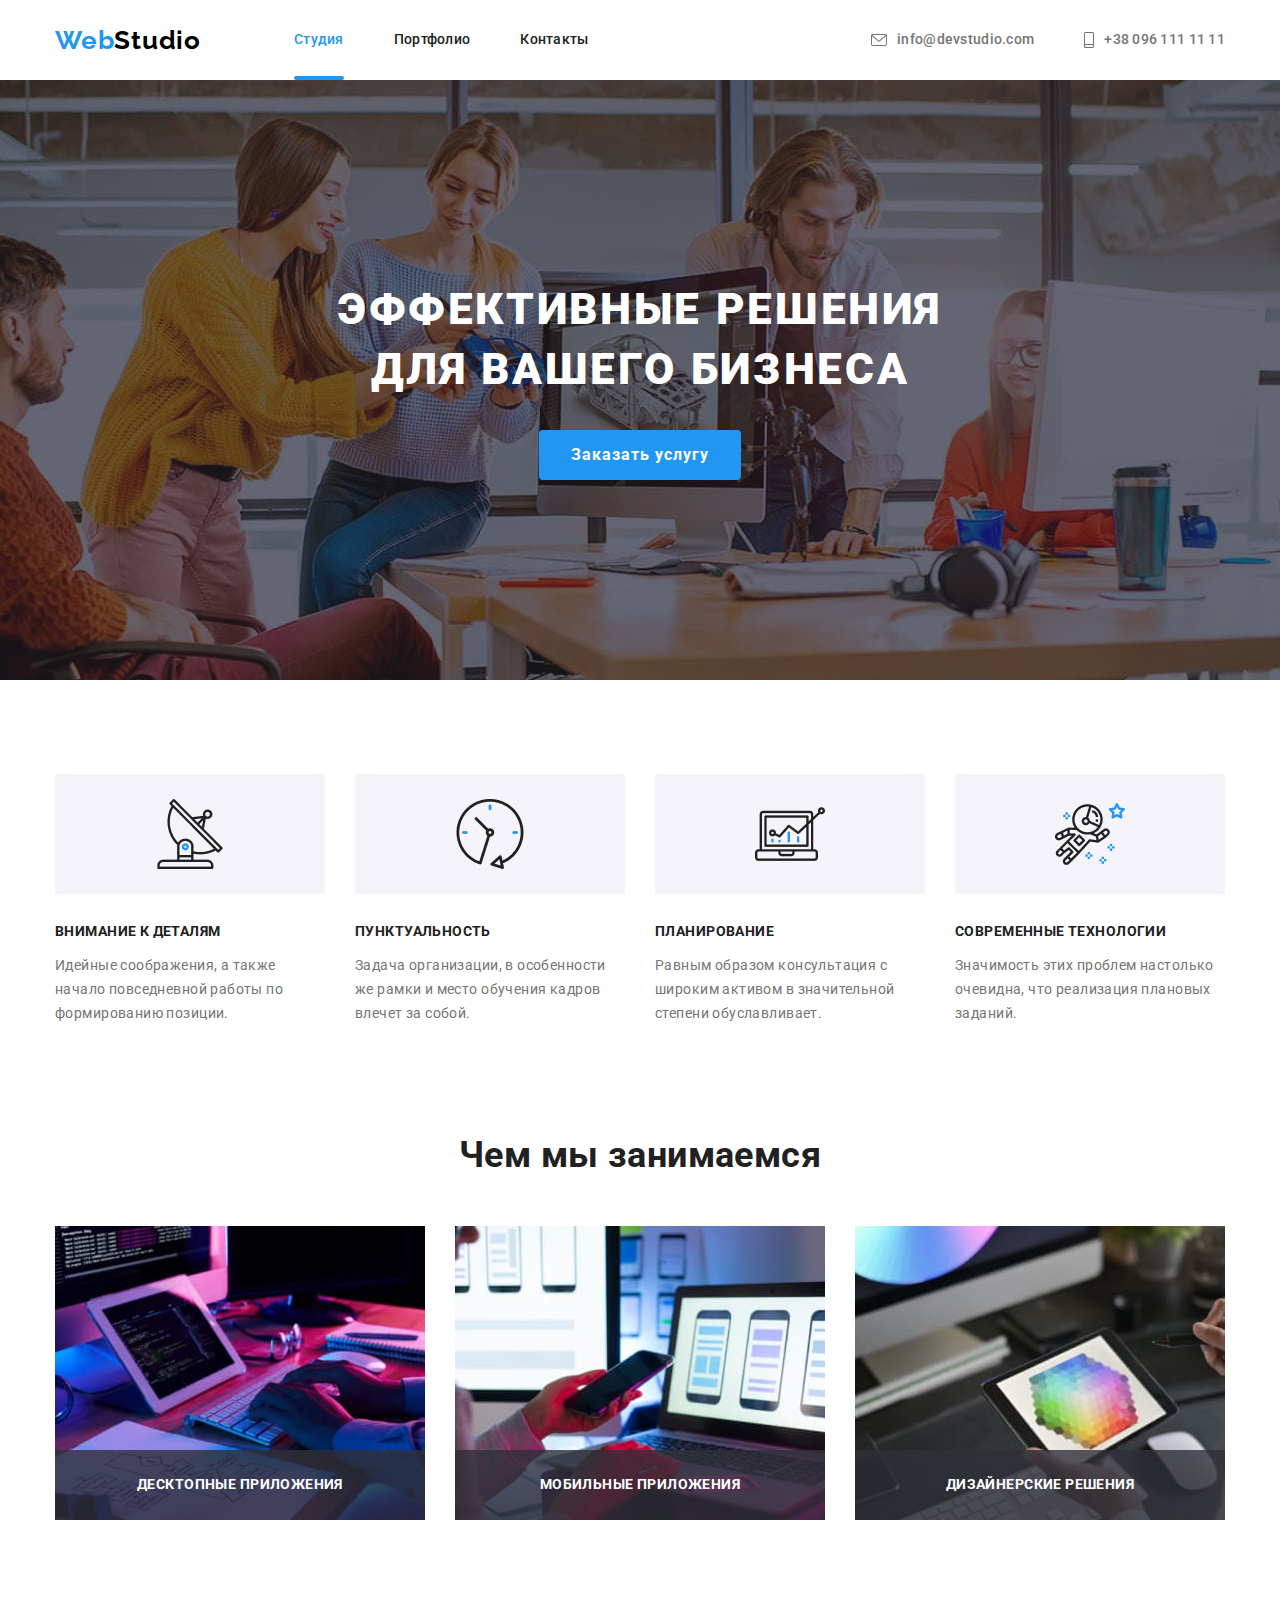
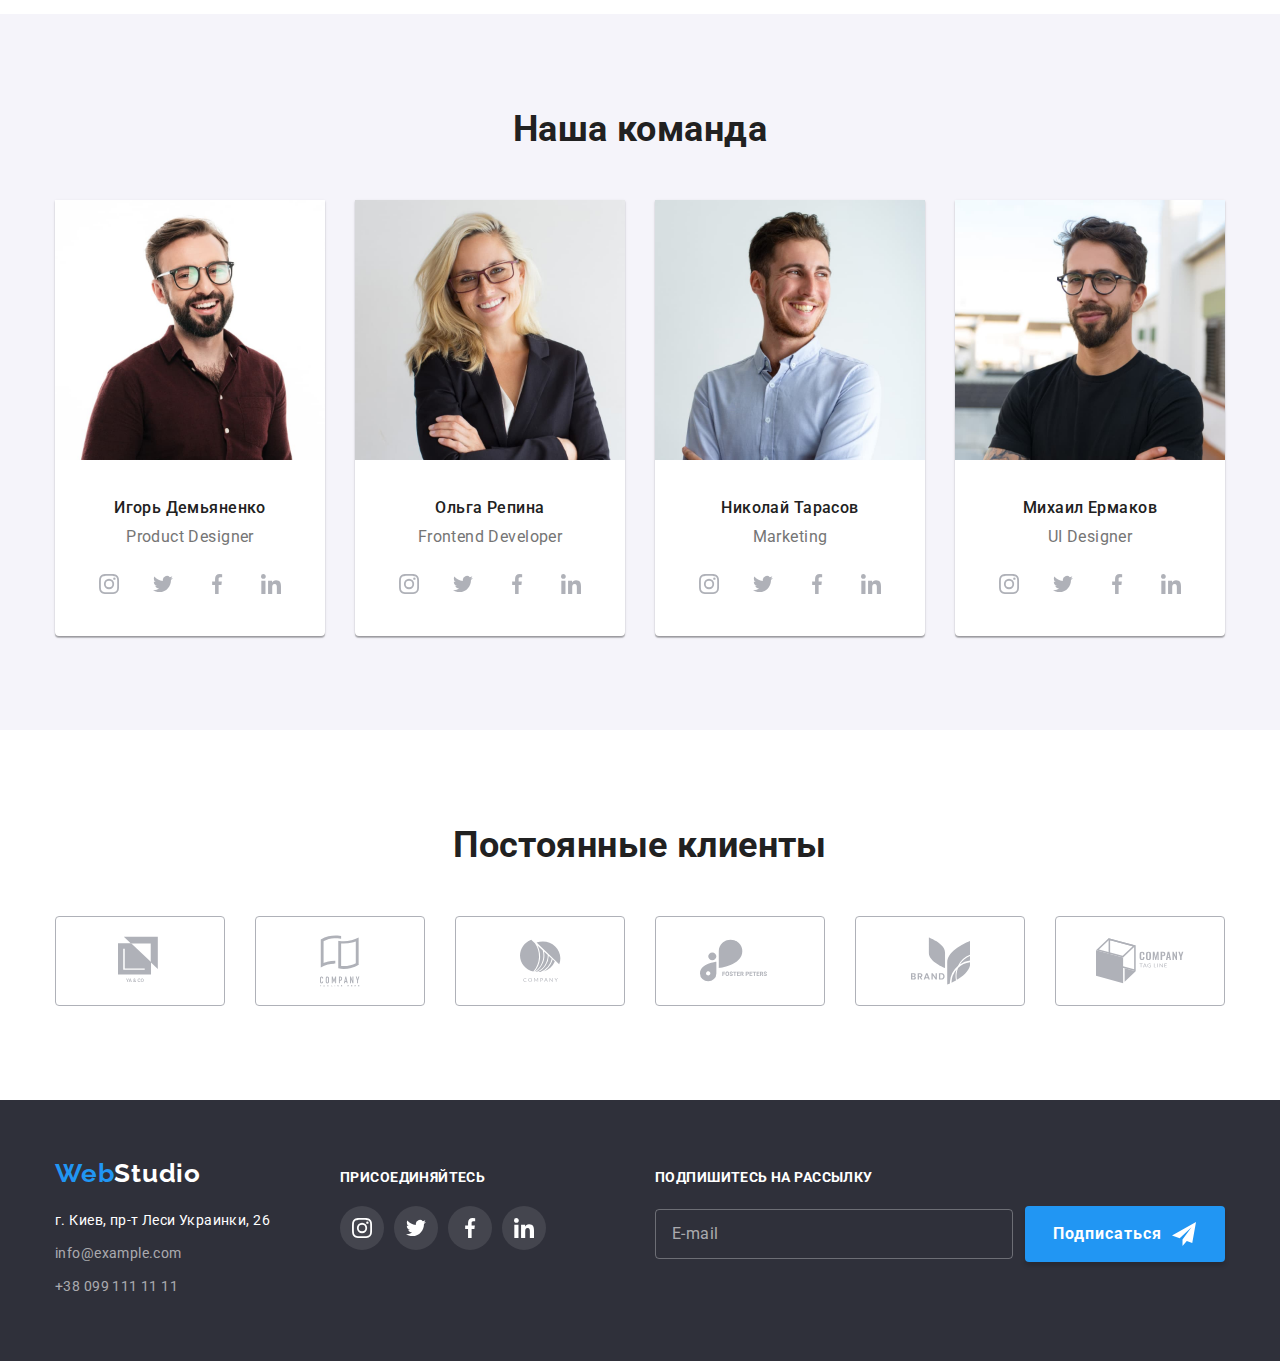
<file: index.html>
<!DOCTYPE html>
<html lang="ru">

<head>
    <meta charset="UTF-8">
    <meta name="viewport" content="width=device-width, initial-scale=1.0">
    <title>WebStudio</title>
    <link rel="stylesheet" href="https://cdnjs.cloudflare.com/ajax/libs/modern-normalize/1.0.0/modern-normalize.min.css"/>
    <link rel="stylesheet" href="./css/styles.css"/>
    <link rel="preconnect" href="https://fonts.gstatic.com"/>
    <link href="https://fonts.googleapis.com/css2?family=Raleway:wght@700&family=Roboto:wght@400;500;700;900&display=swap"
        rel="stylesheet"/>
</head>

<body>
    <header class="page-header">
        <div class="container header-nav">
            <!--навигация-->
            <nav class="nav">
                <a class="logo alink" href="./index.html"><span class="logo-accent">Web</span>Studio</a>
                <ul class="list nav-list">
                    <li class="item"><a class="alink nav-link current transition" href="./index.html">Студия</a></li>
                    <li class="item"><a class="alink nav-link transition" href="./portfolio.html">Портфолио</a></li>
                    <li class="item"><a class="alink nav-link transition" href="">Контакты</a></li>
                </ul>
            </nav>
            


            <ul class="list header-contact">
                <li class="item">
                    <a class="alink header-link" href="mailto:info@devstudio.com">info@devstudio.com
                        <svg class="icon-mail transition">
                            <use href="./images/symbol-defs.svg#icon-mail"></use>
                        </svg>
                    </a>    
                </li>
                <li class="item">
                    <a class="alink header-link" href="tel:+380961111111">+38 096 111 11 11
                        <svg class="icon-smartphone transition">
                            <use href="./images/symbol-defs.svg#icon-smartphone"></use>
                        </svg>
                    </a>
                </li>
            </ul>
        </div>
    </header>

    <main>
        <!--hero-->
        <section class="hero">
            <div class="overlay">
                <div class="title">
                    <h1 class="hero-title">Эффективные решения для вашего бизнеса</h1>
                </div>
                <button data-modal-open class="hero-button transition" type="button">Заказать услугу</button>
            </div>
        </section>

        <!--секция наши особенности-->
        <section class="features">
            <div class="container">
                <h2 class="visually-hidden">Наши особенности</h2>
                <ul class="list features-list">
                    <li class="item icon-antenna">
                            <h3 class="subtitle titlecolor">Внимание к деталям</h3>
                            <p>Идейные соображения, а также начало повседневной работы по формированию позиции.</p>
                    </li>
                
                    <li class="item icon-clock">
                        <h3 class="subtitle titlecolor">Пунктуальность</h3>
                        <p>Задача организации, в особенности же рамки и место обучения кадров влечет за собой.</p>
                    </li>
                
                    <li class="item icon-diagram">
                        <h3 class="subtitle titlecolor">Планирование</h3>
                        <p>Равным образом консультация с широким активом в значительной степени обуславливает.</p>
                    </li>
                
                    <li class="item icon-astronaut">
                        <h3 class="subtitle titlecolor">Современные технологии</h3>
                        <p>Значимость этих проблем настолько очевидна, что реализация плановых заданий.</p>
                    </li>
                </ul>
            </div>
        </section>

        <!--секция Чем мы занимаемся-->
        <section class="services">
            <div class="container">
                <h2 class="section-title titlecolor">Чем мы занимаемся</h2>
                <ul class="list services-list">
                    <li class="item">
                        <a href="#">
                            <div class="thumb">
                                <img class="img" src="./images/box-1.jpg"
                                    alt="На мониторе исходный код программы, которую набирает на клавиатуре програмист. На столе возле клавиатуры лист бумаги с алгоритмом"
                                    width="370" height="294"/>
                                <p class="imgtext">Десктопные приложения</p>
                            </div>     
                        </a>
                    </li>
                
                    <li class="item">
                        <a href="#">
                            <div class="thumb">
                                <img class="img" src="./images/box-2.jpg"
                                    alt="Смартфон в руке человека, который сидит перед ноутбуком. На экране ноутбука три смартфона. " width="370"
                                    height="294"/>
                                <p class="imgtext">Мобильные приложения</p>
                            </div>
                        </a>
                    </li>
                  
                    <li class="item">
                        <a href="#">
                            <div class="thumb">
                                <img class="img" src="./images/box-3.jpg" alt="В руке человека планшет, на экране которого изображена цветовая плитра"
                                    width="370" height="294"/>
                                 <p class="imgtext">Дизайнерские решения</p>
                            </div>
                        </a>
                    </li>
                </ul>
            </div>
        </section>

        <!--секция Наша команда-->
        <section class="section">
            <div class="container">
                <h2 class="section-title titlecolor">Наша команда</h2>
                <ul class="list team">
                    <li class="item">
                        <img class="team-photo" src="./images/foto-igor-demyanenko.jpg" alt="портрет Игоря Демьяненко" width="270" />
                        <h3 class="section-subtitle titlecolor section-text">Игорь Демьяненко</h3>
                        <p class="section-text text">Product Designer</p>

                        <ul class="list list-socnetwork">
                            <li class="soc-item">
                                <a class="soc-link transition" href="#" aria-label="Ссылка на Instagram">
                                    <svg class="icon transition">
                                        <use href="./images/symbol-defs.svg#icon-instagram"></use>
                                    </svg>
                                </a>
                            </li>

                            <li class="soc-item">
                                    <a class="soc-link transition" href="#" aria-label="Ссылка на Twitter">
                                        <svg class="icon transition">
                                            <use href="./images/symbol-defs.svg#icon-twitter"></use>
                                        </svg>
                                    </a>
                            </li>
                            <li class="soc-item">
                                <a class="soc-link transition" href="#" aria-label="Ссылка на Facebook">
                                    <svg class="icon transition">
                                        <use href="./images/symbol-defs.svg#icon-facebook"></use>
                                    </svg>
                                </a>
                            </li>
                            <li class="soc-item">
                                <a class="soc-link transition" href="#" aria-label="Ссылка на LinkedIn">
                                    <svg class="icon transition">
                                        <use href="./images/symbol-defs.svg#icon-linkedin"></use>
                                    </svg>
                                </a>
                            </li>
                        </ul>
                    </li>

                    <li class="item">
                        <img class="team-photo" src="./images/foto-olga-repina.jpg" alt="портрет Ольги Репиной" width="270"/>
                        <h3 class="section-subtitle titlecolor section-text">Ольга Репина</h3>
                        <p class="section-text text">Frontend Developer</p>
                        
                        <ul class="list list-socnetwork">
                            <li class="soc-item">
                                <a class="soc-link transition" href="#" aria-label="Ссылка на Instagram">
                                    <svg class="icon transition">
                                        <use href="./images/symbol-defs.svg#icon-instagram"></use>
                                    </svg>
                                </a>
                            </li>
                            <li class="soc-item">
                                <a class="soc-link transition" href="#" aria-label="Ссылка на Twitter">
                                    <svg class="icon transition">
                                        <use href="./images/symbol-defs.svg#icon-twitter"></use>
                                    </svg>
                                </a>
                            </li>
                            <li class="soc-item">
                                <a class="soc-link transition" href="#" aria-label="Ссылка на Facebook">
                                    <svg class="icon transition">
                                        <use href="./images/symbol-defs.svg#icon-facebook"></use>
                                    </svg>
                                </a>
                            </li>
                            <li class="soc-item">
                                <a class="soc-link transition" href="#" aria-label="Ссылка на LinkedIn">
                                    <svg class="icon transition">
                                        <use href="./images/symbol-defs.svg#icon-linkedin"></use>
                                    </svg>
                                </a>
                            </li>
                        </ul>
                    </li>

                    <li class="item">
                        <img class="team-photo" src="./images/foto-nikolay-tarasov.jpg" alt="портрет Николая Тарасова" width="270"/>
                        <h3 class="section-subtitle titlecolor section-text">Николай Тарасов</h3>
                        <p class="section-text text">Marketing</p>

                        <ul class="list list-socnetwork">
                            <li class="soc-item">
                                <a class="soc-link transition" href="#" aria-label="Ссылка на Instagram">
                                    <svg class="icon transition">
                                        <use href="./images/symbol-defs.svg#icon-instagram"></use>
                                    </svg>
                                </a>
                            </li>
                            <li class="soc-item">
                                <a class="soc-link transition" href="#" aria-label="Ссылка на Twitter">
                                    <svg class="icon transition">
                                        <use href="./images/symbol-defs.svg#icon-twitter"></use>
                                    </svg>
                                </a>
                            </li>
                            <li class="soc-item">
                                <a class="soc-link transition" href="#" aria-label="Ссылка на Facebook">
                                    <svg class="icon transition">
                                        <use href="./images/symbol-defs.svg#icon-facebook"></use>
                                    </svg>
                                </a>
                            </li>
                            <li class="soc-item">
                                <a class="soc-link transition" href="#" aria-label="Ссылка на LinkedIn">
                                    <svg class="icon transition">
                                        <use href="./images/symbol-defs.svg#icon-linkedin"></use>
                                    </svg>
                                </a>
                            </li>
                        </ul>
                    </li>

                    <li class="item">
                        <img class="team-photo" src="./images/foto-mikhail-yermakov.jpg" alt="портрет Михаила Ермакова" width="270"/>
                        <h3 class="section-subtitle titlecolor section-text">Михаил Ермаков</h3>
                        <p class="section-text text">UI Designer</p>

                        <ul class="list list-socnetwork">
                            <li class="soc-item">
                                <a class="soc-link transition" href="#" aria-label="Ссылка на Instagram">
                                    <svg class="icon transition">
                                        <use href="./images/symbol-defs.svg#icon-instagram"></use>
                                    </svg>
                                </a>
                            </li>
                            <li class="soc-item">
                                <a class="soc-link transition" href="#" aria-label="Ссылка на Twitter">
                                    <svg class="icon transition">
                                        <use href="./images/symbol-defs.svg#icon-twitter"></use>
                                    </svg>
                                </a>
                            </li>
                            <li class="soc-item">
                                <a class="soc-link transition" href="#" aria-label="Ссылка на Facebook">
                                    <svg class="icon transition">
                                        <use href="./images/symbol-defs.svg#icon-facebook"></use>
                                    </svg>
                                </a>
                            </li>
                            <li class="soc-item">
                                <a class="soc-link transition" href="#" aria-label="Ссылка на LinkedIn">
                                    <svg class="icon transition">
                                        <use href="./images/symbol-defs.svg#icon-linkedin"></use>
                                    </svg>
                                </a>
                            </li>
                        </ul>

                    </li>
                </ul>
            </div>
        </section>

        <!--секция Постоянные клиенты-->
        <section class="clients">
            <div class="container">
                <h2 class="section-title titlecolor">Постоянные клиенты</h2>

                <ul class="list list-clients">
                    <li class="item">
                        <a class="link-clients transition" href="#">
                            <svg class="icon-clients transition" width="44" height="49">
                                <use href="./images/symbol-defs.svg#icon-logo-yaco"></use>
                            </svg>
                        </a>
                    </li>

                    <li class="item">
                        <a class="link-clients transition" href="#">
                            <svg class="icon-clients transition" width="40" height="52">
                                <use href="./images/symbol-defs.svg#icon-logo-company"></use>
                            </svg>
                        </a>
                    </li>
                    <li class="item">
                        <a class="link-clients transition" href="#">
                            <svg class="icon-clients transition" width="41" height="43">
                                <use href="./images/symbol-defs.svg#icon-logo-company-1"></use>
                            </svg>
                        </a>
                    </li>
                    <li class="item">
                        <a class="link-clients transition" href="#">
                            <svg class="icon-clients transition" width="80" height="42">
                                <use href="./images/symbol-defs.svg#icon-logo-foster-peters"></use>
                            </svg>
                        </a>
                    </li>
                    <li class="item">
                        <a class="link-clients transition" href="#">
                            <svg class="icon-clients transition" width="59" height="47">
                                <use href="./images/symbol-defs.svg#icon-logo-brand"></use>
                            </svg>
                        </a>
                    </li>
                    <li class="item">
                        <a class="link-clients transition" href="#">
                            <svg class="icon-clients transition" width="88" height="45">
                                <use href="./images/symbol-defs.svg#icon-logo-tag-line"></use>
                            </svg>
                        </a>
                    </li>
                </ul>
            </div>
        </section>

        <div data-modal class="backdrop is-hidden">
            <div class="modal">
                <button data-modal-close class="modal-button">
                    <svg class="modal-svg">
                        <use href="./images/symbol-defs.svg#icon-cross"></use>
                    </svg>
                </button>

                <form class="modal-form">
                    <p class="title-modal">Оставьте свои данные, мы вам перезвоним</p>
                    <label class="field">
                        Имя
                        <span class="input-icon">
                            <input class="input" type="text" name="user-name">
                            <svg class="input-svg">
                                <use href="./images/symbol-defs.svg#icon-person-black"></use>
                            </svg>
                        </span>
                    </label>

                    <label class="field">
                        Телефон
                        <span class="input-icon">
                            <input class="input" type="tel" name="user-tel">
                            <svg class="input-svg">
                                <use href="./images/symbol-defs.svg#icon-phone-black"></use>
                            </svg>
                        </span>
                    </label>

                    <label class="field">
                        Почта
                        <span class="input-icon">
                            <input class="input" type="email" name="user-email">
                            <svg class="input-svg">
                                <use href="./images/symbol-defs.svg#icon-email-black"></use>
                            </svg>
                        </span>
                    </label>
                    
                    <label class="field">
                        Комментарий
                        <textarea class="textarea" name="user-comment" placeholder="Введите текст"></textarea>
                    </label>

                    <input class="input-check visually-hidden" type="checkbox" name="agreement" id="inputcheck">
                    <label for="inputcheck" class="field-chek">
                        <span>Соглашаюсь с рассылкой и принимаю <a class="link-chek" href="#">Условия договора</a></span>
                    </label>

                    <button class="button-modal" type="submit">Отправить</button>
                </form>
            </div>
        </div>
    </main>

    <!--Footer-->
    <footer class="footer">
        <div class="container flex-container">
            <div class="flex-element">
                <a class="alink logo" href="./index.html"><span class="logo-accent">Web</span>Studio</a>
                <p class="postaddress">г. Киев, пр-т Леси Украинки, 26</p>
                <a class="alink footer-link link transition" href="mailto:info@example.com">info@example.com</a>
                <a class="alink footer-link transition" href="tel:380991111111">+38 099 111 11 11</a>
            </div>

            <section class="footer-socnetwork flex-element">
                <h3 class="subtitle-footer">присоединяйтесь</h3>
                <ul class="list list-socnet-footer">
                    <li class="soc-item">
                        <a class="socfooter-link transition" href="#" aria-label="Ссылка на Instagram">
                            <svg class="icon-footer" width="20" height="20">
                                <use href="./images/symbol-defs.svg#icon-instagram"></use>
                            </svg>
                        </a>
                    </li>
                
                    <li class="soc-item">
                        <a class="socfooter-link transition" href="#" aria-label="Ссылка на Twitter">
                            <svg class="icon-footer" width="20" height="20">
                                <use href="./images/symbol-defs.svg#icon-twitter"></use>
                            </svg>
                        </a>
                    </li>
                    <li class="soc-item">
                        <a class="socfooter-link transition" href="#" aria-label="Ссылка на Facebook">
                            <svg class="icon-footer" width="20" height="20">
                                <use href="./images/symbol-defs.svg#icon-facebook"></use>
                            </svg>
                        </a>
                    </li>
                    <li class="soc-item">
                        <a class="socfooter-link transition" href="#" aria-label="Ссылка на LinkedIn">
                            <svg class="icon-footer" width="20" height="20">
                                <use href="./images/symbol-defs.svg#icon-linkedin"></use>
                            </svg>
                        </a>
                    </li>
                </ul>
            </section>

            <form class="form-footer">
                <p class="subtitle-footer">Подпишитесь на рассылку</p>
                <div class="flex-footer">
                        <input class="iput-footer flex-element" type="email" name="user-mail" placeholder="E-mail">                        
                        <button class="button-footer flex-element" type="submit">
                            Подписаться
                        </button>
        
                </div>
            </form>

        </div>
    </footer>

    <!--открытие/закрытие модального окна-->
    <script src="./js/modal.js"></script> 

</body>

</html>
</file>
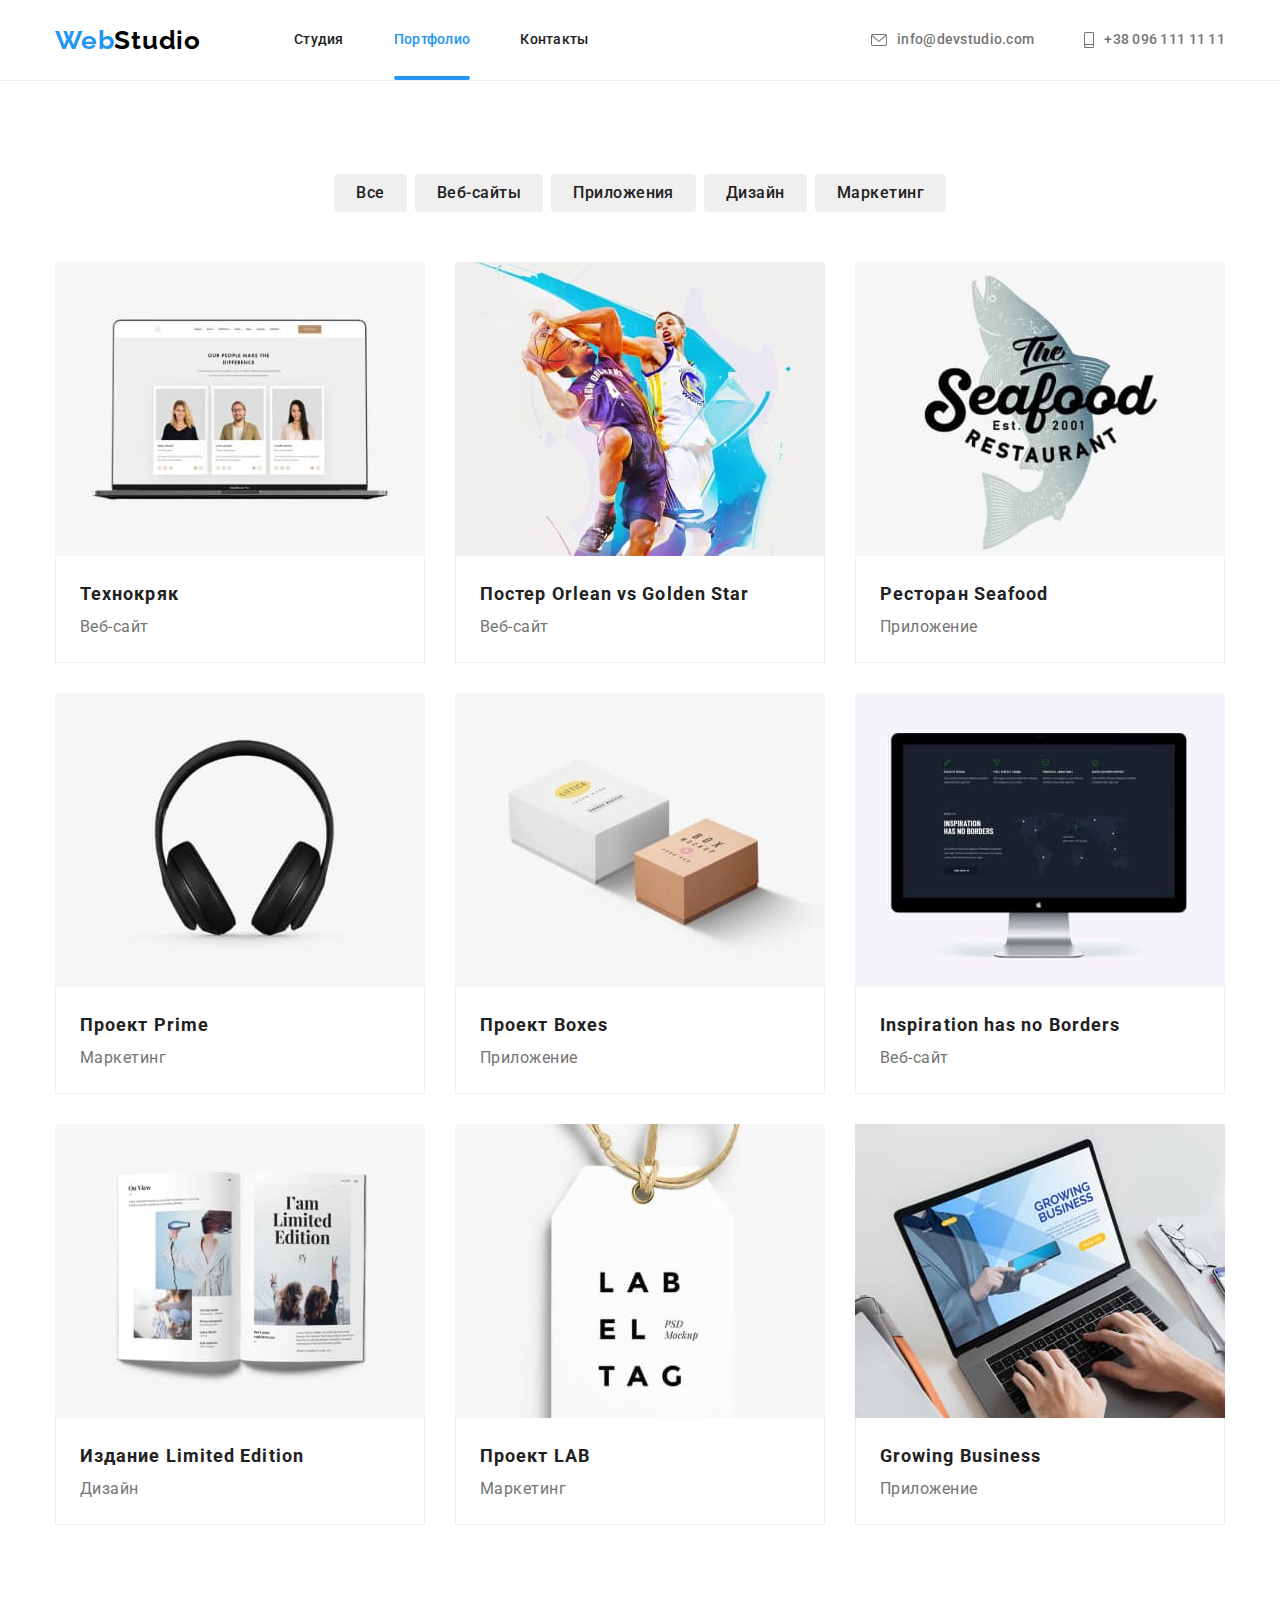
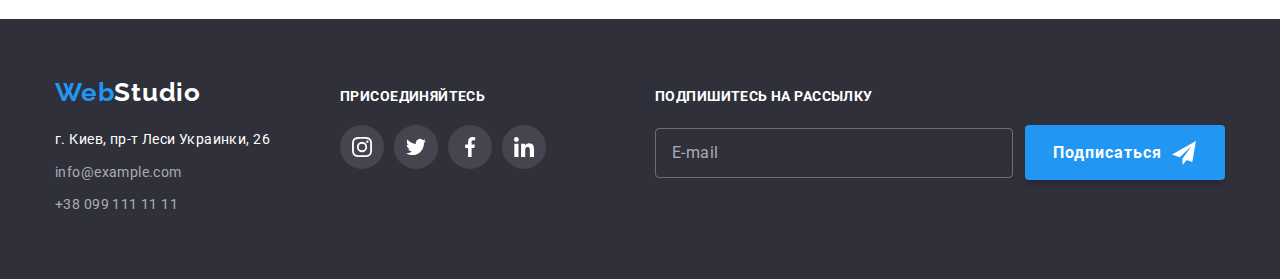
<file: portfolio.html>
<!DOCTYPE html>
<html lang="ru">

<head>
    <meta charset="UTF-8">
    <meta name="viewport" content="width=device-width, initial-scale=1.0">
    <title>Наше портфолио</title>
    <link rel="stylesheet"
        href="https://cdnjs.cloudflare.com/ajax/libs/modern-normalize/1.0.0/modern-normalize.min.css" />
    <link rel="preconnect" href="https://fonts.gstatic.com" />
    <link
        href="https://fonts.googleapis.com/css2?family=Raleway:wght@700&family=Roboto:wght@400;500;700;900&display=swap"
        rel="stylesheet" />
    <link rel="stylesheet" href="./css/styles.css" />
</head>

<body>
    <!--верхнее меню-->
    <header class="header page-header">
        <div class="container header-nav">
            <!--навигация-->
            <nav class="nav">
                <a class="alink logo" href="./index.html"><span class="logo-accent">Web</span>Studio</a>
                <ul class="list nav-list">
                    <li class="item"><a class="alink nav-link transition" href="./index.html">Студия</a></li>
                    <li class="item"><a class="alink nav-link current transition" href="./portfolio.html">Портфолио</a></li>
                    <li class="item"><a class="alink nav-link transition" href="">Контакты</a></li>
                </ul>
            </nav>
    
    
    
            <ul class="list header-contact">
                <li class="item">
                    <a class="alink header-link transition" href="mailto:info@devstudio.com">info@devstudio.com
                        <svg class="icon-mail transition">
                            <use href="./images/symbol-defs.svg#icon-mail"></use>
                        </svg>
                    </a>
                </li>
                <li class="item">
                    <a class="alink header-link transition" href="tel:+380961111111">+38 096 111 11 11
                        <svg class="icon-smartphone transition">
                            <use href="./images/symbol-defs.svg#icon-smartphone"></use>
                        </svg>
                    </a>
                </li>
            </ul>
        </div>
    </header>

    <main class="portfolio">
        <!--секция Примеры наших работ-->
        <section class="section-portfolio">
            <div class="container">
                <h1 class="visually-hidden">Примеры наших проектов</h1>
                <ul class="list list-button">
                    <li class="item"><button class="portfolio-button transition" type="button">Все</button></li>
                    <li class="item"><button class="portfolio-button transition" type="button">Веб-сайты</button></li>
                    <li class="item"><button class="portfolio-button transition" type="button">Приложения</button></li>
                    <li class="item"><button class="portfolio-button transition" type="button">Дизайн</button></li>
                    <li class="item"><button class="portfolio-button transition" type="button">Маркетинг</button></li>
                </ul>

                <ul class="list list-img">
                    <li class="item">
                        <a class="alink link-portfolio transition" href="#">
                            <div class="portfolio-thumb">
                                <img class="img" src="./images/foto-technocryk.jpg" alt="Ноутбук с изображением веб-сайта на экране" width="370" height="294" />
                                <p class="portfolio-overlay">Технокряк это современная площадка распространения коронавируса. Компании используют эту платформу для цифрового шпионажа и атак на защищённые сервера конкурентов.</p>
                            </div>

                            <div class="list-container">
                                <h2 class="title transition">Технокряк</h2>
                                <p class="text transition">Веб-сайт</p>
                            </div>
                        </a>
                    </li>

                    <li class="item">
                        <a class="alink link-portfolio transition" href="#">
                            <div class="portfolio-thumb">
                                <img class="img" src="./images/foto-poster-neworlean.jpg"
                                    alt="Два баскетболиста в прыжке, один из которых держит мяч в руках" width="370" height="294" />
                                <p class="portfolio-overlay">Технокряк это современная площадка распространения коронавируса. Компании используют
                                    эту платформу для цифрового шпионажа и атак на защищённые сервера конкурентов.</p>
                            </div>
                            
                            <div class="list-container">
                                <h2 class="title transition">Постер <span lang="en">Orlean vs Golden Star</span></h2>
                                <p class="text transition">Веб-сайт</p>
                            </div>
                        </a>
                    </li>

                    <li class="item">
                        <a class="alink link-portfolio transition" href="#">
                            <div class="portfolio-thumb">
                                <img class="img" src="./images/foto-restaurant-sea-food.jpg"
                                    alt="Название ресторана с изображением рыбы на заднем плане" width="370" height="294" />
                                <p class="portfolio-overlay">Технокряк это современная площадка распространения коронавируса. Компании используют
                                    эту платформу для цифрового шпионажа и атак на защищённые сервера конкурентов.</p>
                            </div>

                            <div class="list-container">
                                <h2 class="title transition">Ресторан <span lang="en">Seafood</span></h2>
                                <p class="text transition">Приложение</p>
                            </div>
                        </a>
                    </li>

                    <li class="item">
                        <a class="alink link-portfolio transition" href="#">
                            <div class="portfolio-thumb">
                                <img class="img" src="./images/foto-project-prime.jpg" alt="Наушники на светло-сером фоне" width="370" height="294" />
                                <p class="portfolio-overlay">Технокряк это современная площадка распространения коронавируса. Компании используют
                                    эту платформу для цифрового шпионажа и атак на защищённые сервера конкурентов.</p>
                            </div>

                            <div class="list-container">
                                <h2 class="title transition">Проект <span lang="en">Prime</span></h2>
                                <p class="text transition">Маркетинг</p>
                            </div>
                        </a>
                    </li>

                    <li class="item">
                        <a class="alink link-portfolio transition" href="#">
                            <div class="portfolio-thumb">
                                <img class="img" src="./images/foto-project-boxes.jpg" alt="Две коробочки" width="370" height="294" />
                                <p class="portfolio-overlay">Технокряк это современная площадка распространения коронавируса. Компании используют
                                    эту платформу для цифрового шпионажа и атак на защищённые сервера конкурентов.</p>
                            </div>
                            
                            <div class="list-container">
                                <h2 class="title transition">Проект <span lang="en">Boxes</span></h2>
                                <p class="text transition">Приложение</p>
                            </div>
                        </a>
                    </li>

                    <li class="item">
                        <a class="alink link-portfolio transition" href="#">
                            <div class="portfolio-thumb">
                                <img class="img" src="./images/foto-inspiration-has-no-borders.jpg" alt="Монитор с изображением веб-сайта" width="370"
                                    height="294" />
                                <p class="portfolio-overlay">Технокряк это современная площадка распространения коронавируса. Компании используют
                                    эту платформу для цифрового шпионажа и атак на защищённые сервера конкурентов.</p>
                            </div>

                            <div class="list-container">
                                <h2 class="title transition" lang="en">Inspiration has no Borders</h2>
                                <p class="text transition">Веб-сайт</p>
                            </div>
                        </a>
                    </li>

                    <li class="item">
                        <a class="alink link-portfolio transition" href="#">
                            <div class="portfolio-thumb">
                                <img class="img" src="./images/foto-limited-edition.jpg" alt="Развернутый журнал" width="370" height="294" />
                                <p class="portfolio-overlay">Технокряк это современная площадка распространения коронавируса. Компании используют
                                    эту платформу для цифрового шпионажа и атак на защищённые сервера конкурентов.</p>
                            </div>

                            <div class="list-container">
                                <h2 class="title transition">Издание <span lang="en">Limited Edition</span></h2>
                                <p class="text transition">Дизайн</p>
                            </div>
                        </a>
                    </li>

                    <li class="item">
                        <a class="alink link-portfolio transition" href="#">
                            <div class="portfolio-thumb">
                                <img class="img" src="./images/foto-project-lab.jpg" alt="Белый ярлык с надписью LAB EL TAG" width="370" height="294" />
                                <p class="portfolio-overlay">Технокряк это современная площадка распространения коронавируса. Компании используют
                                    эту платформу для цифрового шпионажа и атак на защищённые сервера конкурентов.</p>
                            </div>

                            <div class="list-container">
                                <h2 class="title transition">Проект <span lang="en">LAB</span></h2>
                                <p class="text transition">Маркетинг</p>
                            </div>
                        </a>
                    </li>

                    <li class="item">
                        <a class="alink link-portfolio transition" href="#">
                            <div class="portfolio-thumb">
                                <img class="img" src="./images/foto-growing-business.jpg"
                                    alt="Руки на клавиатуре ноутбука, на экране изображение приложения" width="370" height="294" />
                                <p class="portfolio-overlay">Технокряк это современная площадка распространения коронавируса. Компании используют
                                    эту платформу для цифрового шпионажа и атак на защищённые сервера конкурентов.</p>
                            </div>

                            <div class="list-container">
                                <h2 class="title transition" lang="en">Growing Business</h2>
                                <p class="text transition">Приложение</p>
                            </div>
                        </a>
                    </li>
                </ul>
            </div>
        </section>
    </main>

    <!--Footer-->
    <footer class="footer">
        <div class="container flex-container">
            <div class="flex-element">
                <a class="alink logo" href="./index.html"><span class="logo-accent">Web</span>Studio</a>
                <p class="postaddress">г. Киев, пр-т Леси Украинки, 26</p>
                <a class="alink footer-link link transition" href="mailto:info@example.com">info@example.com</a>
                <a class="alink footer-link transition" href="tel:380991111111">+38 099 111 11 11</a>
            </div>
    
            <section class="footer-socnetwork flex-element">
                <h3 class="subtitle-footer">присоединяйтесь</h3>
                <ul class="list list-socnet-footer">
                    <li class="soc-item">
                        <a class="socfooter-link transition" href="#" aria-label="Ссылка на Instagram">
                            <svg class="icon-footer" width="20" height="20">
                                <use href="./images/symbol-defs.svg#icon-instagram"></use>
                            </svg>
                        </a>
                    </li>
    
                    <li class="soc-item">
                        <a class="socfooter-link transition" href="#" aria-label="Ссылка на Twitter">
                            <svg class="icon-footer" width="20" height="20">
                                <use href="./images/symbol-defs.svg#icon-twitter"></use>
                            </svg>
                        </a>
                    </li>
                    <li class="soc-item">
                        <a class="socfooter-link transition" href="#" aria-label="Ссылка на Facebook">
                            <svg class="icon-footer" width="20" height="20">
                                <use href="./images/symbol-defs.svg#icon-facebook"></use>
                            </svg>
                        </a>
                    </li>
                    <li class="soc-item">
                        <a class="socfooter-link transition" href="#" aria-label="Ссылка на LinkedIn">
                            <svg class="icon-footer" width="20" height="20">
                                <use href="./images/symbol-defs.svg#icon-linkedin"></use>
                            </svg>
                        </a>
                    </li>
                </ul>
            </section>
    
            <form class="form-footer">
                <p class="subtitle-footer">Подпишитесь на рассылку</p>
                <div class="flex-footer">
                    <input class="iput-footer flex-element" type="email" name="user-mail" placeholder="E-mail">
                    <button class="button-footer flex-element" type="submit">
                        Подписаться
                    </button>
                </div>
            </form>
    
        </div>
    </footer>
</body>

</html>
</file>
<file: css/styles.css>
:root {
  --main-background-color: #ffffff;
  --second-background-color: #2f303a;
  --additional-background-color: #f5f4fa;

  --main-txt-color: #757575;
  --second-txt-color: #212121;
  --hero-text-color: #ffffff;

  --accent: #2196f3;
  --hero-bg-color: #c4c4cc;
  --color-team: #ffffff;

  --contact-icon-color: #757575;
  --icon-color: #afb1b8;

  --bg-color-icon: #ffffff;
}

body {
  padding-top: 80px;

  background-color: var(--main-background-color);
  color: var(--main-txt-color);

  font-family: Roboto, sans-serif;
  font-weight: 400;
  font-size: 14px;
  line-height: 1.71;
  letter-spacing: 0.03em;
}

.alink {
  text-decoration: none;
}

.list {
  padding: 0px;
  margin: 0px;
  list-style: none;
}

h1,
h2,
h3,
h4 {
  margin-top: 0px;
  margin-bottom: 0px;
}

.img {
  display: block;
  max-width: 100%;
  height: auto;
}

.container {
  width: 1200px;
  padding-left: 15px;
  padding-right: 15px;
  margin-left: auto;
  margin-right: auto;
}

.transition {
  transition-property: color, fill, border, background-color, box-shadow;
  transition-duration: 250ms;
  transition-timing-function: cubic-bezier(0.4, 0, 0.2, 1);
}

/* header */
.header-nav {
  display: flex;
}

.nav {
  display: flex;
  align-items: center;
}

.nav-list {
  display: flex;
}

.nav-list > .item:not(:last-child) {
  margin-right: 50px;
}

.header-contact {
  display: flex;
  margin-left: auto;
}

.header-contact > .item:not(:last-child) {
  margin-right: 50px;
}

.icon-mail {
  margin-right: 10px;
  width: 16px;
  height: 12px;

  fill: var(--contact-icon-color);
}

.icon-smartphone {
  margin-right: 10px;
  width: 10px;
  height: 16px;

  fill: var(--contact-icon-color);
}

.header-link:focus .icon-smartphone,
.header-link:hover .icon-smartphone,
.header-link:focus .icon-mail,
.header-link:hover .icon-mail {
  fill: var(--accent);
}

.page-header {
  position: fixed;
  top: 0;
  left: 0;
  width: 100%;
  z-index: 2;

  background-color: var(--main-background-color);
}

/* логотип header и footer*/
.nav > .logo {
  margin-right: 93px;
  color: #000000;
}

.footer .logo {
  display: block;
  margin-bottom: 20px;

  color: #ffffff;
}

.postaddress {
  display: block;
  margin-bottom: 9px;
}

.logo-accent {
  color: var(--accent);
}

.logo {
  font-family: Raleway, sans-serif;
  font-weight: 700;
  font-size: 26px;
  line-height: 1.19;
  letter-spacing: 0.03em;
}

/* линки в header*/
.nav-link {
  position: relative;

  display: block;

  color: var(--second-txt-color);
}

.current::after {
  position: absolute;
  bottom: 0;
  left: 0;

  content: '';
  display: inline-block;
  width: 100%;
  height: 4px;

  background: var(--accent);
  border-radius: 2px;
}

.header-link {
  display: flex;
  flex-direction: row-reverse;
  align-items: center;

  color: inherit;
}

.nav-link,
.header-link {
  /* transition-property: color; */
  /* transition-duration: 250ms; */
  /* transition-timing-function: cubic-bezier(0.4, 0, 0.2, 1); */

  padding-top: 32px;
  padding-bottom: 32px;

  font-weight: 500;
  font-size: 14px;
  line-height: 1.14;
  letter-spacing: 0.02em;
}

.nav-link:hover,
.nav-link:focus,
.header-link:hover,
.header-link:focus,
.footer-link:hover,
.footer-link:focus {
  color: var(--accent);
}

.current {
  color: var(--accent);
}

/* секция hero */
.hero {
  text-align: center;
}

.overlay {
  height: 600px;
  max-width: 1600px;
  margin: 0 auto;
  padding-top: 200px;

  background-color: var(--hero-bg-color);
  background-image: linear-gradient(
      to right,
      rgba(47, 48, 58, 0.4),
      rgba(47, 48, 58, 0.4)
    ),
    url('../images/hero.jpg');
  background-position: center;
}

.hero .title {
  margin-bottom: 30px;
  margin-right: auto;
  margin-left: auto;

  max-width: 696px;
}

.hero-title {
  color: var(--hero-text-color);

  font-weight: 900;
  font-size: 44px;
  line-height: 1.36;
  letter-spacing: 0.06em;
  text-transform: uppercase;
}

.hero-button {
  min-width: 200px;
  padding-top: 10px;
  padding-right: 32px;
  padding-bottom: 10px;
  padding-left: 32px;
  border: none;
  border-radius: 4px;

  background-color: var(--accent);
  color: var(--hero-text-color);

  font-weight: 700;
  font-size: 16px;
  line-height: 1.87;
  letter-spacing: 0.06em;
}

.hero-button:hover,
.hero-button:focus {
  cursor: pointer;
  background-color: var(--hero-text-color);
  color: var(--accent);
}

/* секция наши особенности */
.features {
  padding-top: 94px;
  padding-bottom: 94px;
}

.visually-hidden {
  position: absolute;
  clip: rect(0 0 0 0);
  width: 1px;
  height: 1px;
  margin: -1px;
}

.features-list {
  display: flex;
  flex-wrap: wrap;
}

.features-list .item {
  width: calc((100% - 90px) / 4);
}

.features-list .item:not(:nth-child(4n)) {
  margin-right: 30px;
}

.features-list .item::before {
  display: block;
  content: '';
  height: 120px;
  background-color: var(--additional-background-color);
  background-repeat: no-repeat;
  background-position: center;
}

.icon-antenna::before {
  background-image: url(../images/antenna-icon.png);
}

.icon-clock::before {
  background-image: url(../images/clock-icon.png);
}

.icon-diagram::before {
  background-image: url(../images/diagram-icon.png);
}

.icon-astronaut::before {
  background-image: url(../images/astronaut-icon.png);
}

.features-list .subtitle {
  padding-top: 30px;
}

/*секция Чем мы занимаемся */
.services {
  padding-bottom: 94px;
}

.services h2 {
  margin-bottom: 50px;
}
.services-list {
  display: flex;
  flex-wrap: wrap;
}

.services-list .item {
  width: calc((100% - 2 * 30px) / 3);
}

.services-list .item:not(:nth-child(3n)) {
  margin-right: 30px;
}

.titlecolor {
  color: var(--second-txt-color);
}
.subtitle {
  font-weight: 700;
  font-size: 14px;
  line-height: 1.14;
  text-transform: uppercase;
}

.thumb {
  position: relative;
}

.services-list .imgtext {
  position: absolute;
  bottom: 0;
  left: 0;
  z-index: 1;

  min-width: 100%;
  margin: 0;
  padding-top: 27px;
  padding-bottom: 27px;

  font-weight: 700;
  font-size: 14px;
  line-height: 1.14;
  text-transform: uppercase;
  text-align: center;
  color: var(--hero-text-color);

  background-color: rgba(47, 48, 58, 0.8);
}

/* секия наша команда */
.section {
  padding-top: 94px;
  padding-bottom: 94px;

  background-color: var(--additional-background-color);
}

.team {
  display: flex;
  flex-wrap: wrap;
}

.team .item {
  width: calc((100% - 3 * 30px) / 4);
}

.team .item:not(:nth-child(4n)) {
  margin-right: 30px;
}

.team-photo {
  margin-bottom: 30px;
}

.section-title {
  margin-bottom: 50px;

  font-weight: 700;
  font-size: 36px;
  line-height: 1.17;
  text-align: center;
}

.section-subtitle {
  font-weight: 500;
}

.team .text {
  margin-top: 10px;
  margin-bottom: 16px;
}

.section .section-text {
  font-size: 16px;
  line-height: 1.19;
  text-align: center;
}

.section .item {
  background-color: var(--color-team);
  box-shadow: 0px 1px 3px rgba(0, 0, 0, 0.12), 0px 1px 1px rgba(0, 0, 0, 0.14),
    0px 2px 1px rgba(0, 0, 0, 0.2);
  border-radius: 0px 0px 4px 4px;
}

.soc-link {
  display: block;
  width: 44px;
  height: 44px;
  border-radius: 50%;
  padding: 12px;

  color: var(--icon-color);
  background-color: var(--bg-color-icon);
}

.list-socnetwork .icon {
  display: block;
  margin: 0 auto;
  width: 20px;
  height: 20px;

  fill: currentColor;
}

.soc-link:hover,
.soc-link:focus {
  background-color: var(--accent);
  color: var(--bg-color-icon);
}
.list-socnetwork {
  display: flex;
  padding-right: 32px;
  padding-left: 32px;
  padding-bottom: 30px;
}

.soc-item:not(:last-child) {
  margin-right: 10px;
}

/* секция Постоянные клиенты */
.clients {
  padding-top: 94px;
  padding-bottom: 94px;
}

.list-clients {
  display: flex;
}

.list-clients .item:not(:last-child) {
  margin-right: 30px;
}

.link-clients {
  display: block;
  width: 170px;
  height: 90px;
  border: 1px solid var(--icon-color);
  border-radius: 4px;

  color: var(--icon-color);
}

.link-clients:hover,
.link-clients:focus {
  color: var(--accent);
  border: 1px solid var(--accent);
}

.icon-clients {
  display: block;
  margin: 0 auto;
  height: 100%;

  fill: currentColor;
}

/* секция footer */
.footer {
  padding-top: 58px;
  padding-bottom: 62px;

  background-color: var(--second-background-color);
}
.footer .logo,
.postaddress {
  color: var(--hero-text-color);
}

.footer-link {
  color: rgba(255, 255, 255, 0.6);
}

.footer .link {
  display: block;
  margin-bottom: 9px;
}

.subtitle-footer {
  margin-bottom: 20px;
  margin-top: 0px;

  font-weight: 700;
  font-size: 14px;
  line-height: 1.14;
  text-transform: uppercase;

  color: var(--hero-text-color);
}

.list-socnet-footer {
  display: flex;
}

.flex-element:not(:last-child) {
  margin-right: 70px;
}

.socfooter-link {
  display: flex;
  justify-content: center;
  width: 44px;
  height: 44px;
  border-radius: 50%;

  color: var(--bg-color-icon);
  background-color: rgba(255, 255, 255, 0.1);
}

.socfooter-link:hover,
.socfooter-link:focus {
  background-color: var(--accent);
}

.icon-footer {
  display: block;
  max-width: 100%;
  height: auto;

  fill: currentColor;
}

.flex-container {
  display: flex;
  align-items: baseline;
}

.form-footer {
  margin-left: auto;
}

.form-footer .flex-footer {
  display: flex;
  justify-content: flex-end;
  align-items: center;
}

.flex-footer .flex-element:not(:last-child) {
  margin-right: 12px;
}

.button-footer {
  display: inline-flex;
  align-items: center;
  min-width: 200px;
  padding: 13px 28px;

  font-weight: 700;
  font-size: 16px;
  line-height: 1.87;
  letter-spacing: 0.06em;

  border: none;
  box-shadow: 0px 4px 4px rgba(0, 0, 0, 0.15);
  border-radius: 4px;
  background-color: var(--accent);
  color: var(--hero-text-color);

  cursor: pointer;
}

.button-footer::after {
  content: '';
  display: inline-block;
  width: 24px;
  height: 24px;
  margin-left: 10px;

  background-image: url(../images/icon-send.svg);
}

.iput-footer {
  width: 358px;
  height: 50px;
  padding-left: 16px;

  background-color: transparent;
  border: 1px solid rgba(255, 255, 255, 0.3);
  border-radius: 4px;

  color: rgba(255, 255, 255, 0.6);

  cursor: pointer;
}

.iput-footer::placeholder {
  font-size: 16px;
  line-height: 1.25;
  letter-spacing: 0.03em;

  color: rgba(255, 255, 255, 0.6);
}

/* модальное окно */
.backdrop {
  position: fixed;
  top: 0;
  left: 0;
  z-index: 4;

  opacity: 1;
  pointer-events: auto;
  transition: opacity 250ms cubic-bezier(0.4, 0, 0.2, 1);

  width: 100%;
  height: 100%;

  background-color: rgba(0, 0, 0, 0.2);
}

.backdrop.is-hidden {
  opacity: 0;
  pointer-events: none;
}

.modal {
  position: absolute;
  top: 50%;
  left: 50%;

  transform: translate(-50%, -50%) scale(1);
  transition: transform 500ms cubic-bezier(0.4, 0, 0.2, 1);

  min-width: 528px;
  min-height: 581px;
  padding: 40px;

  background-color: var(--main-background-color);
  border-radius: 4px;
  box-shadow: 0px 1px 3px rgba(0, 0, 0, 0.12), 0px 1px 1px rgba(0, 0, 0, 0.14),
    0px 2px 1px rgba(0, 0, 0, 0.2);
}

.backdrop.is-hidden .modal {
  transform: translate(-50%, -50%) scale(1.2);
}

.modal-button {
  position: absolute;
  top: 8px;
  right: 8px;

  width: 30px;
  height: 30px;

  background-color: var(--main-background-color);
  border: 1px solid rgba(0, 0, 0, 0.1);
  border-radius: 50%;
  box-sizing: border-box;
}

.modal-svg {
  transition: fill 250ms cubic-bezier(0.4, 0, 0.2, 1);

  width: 11px;
  height: 11px;

  fill: inherit;
}

.modal-button:hover,
.modal-button:focus {
  cursor: pointer;
  fill: var(--accent);
}

.modal-form {
  display: flex;
  flex-direction: column;
}

.modal-form .title-modal {
  margin-left: auto;
  margin-right: auto;
  margin-bottom: 12px;
  margin-top: 0px;

  font-weight: 700;
  font-size: 20px;
  line-height: 1.15;
  letter-spacing: 0.03em;

  color: var(--second-txt-color);
}

.modal-form .field {
  font-size: 12px;
  line-height: 1.16;
  letter-spacing: 0.01em;
}

.field + .field {
  margin-top: 10px;
}

.field:hover,
.modal-form .input:hover,
.button-modal:hover,
.field-chek:hover,
.textarea:hover {
  cursor: pointer;
}

.modal-form .input {
  width: 100%;
  height: 40px;
  padding-left: 42px;

  transition: border-color 250ms cubic-bezier(0.4, 0, 0.2, 1);

  border: 1px solid rgba(33, 33, 33, 0.2);
  border-radius: 4px;
}

.modal-form .input-icon {
  position: relative;
  display: block;
  margin-top: 4px;
}

.modal-form .input-svg {
  position: absolute;
  left: 12px;
  top: 50%;
  transform: translateY(-50%);

  transition: fill 250ms cubic-bezier(0.4, 0, 0.2, 1);

  width: 18px;
  height: 18px;
}

.modal-form .input:focus {
  cursor: pointer;
  outline: none;
  border-color: var(--accent);
}

.modal-form .input:focus + .input-svg {
  fill: var(--accent);
}

.modal-form .textarea {
  width: 100%;
  height: 120px;
  resize: none;
  margin-top: 4px;
  padding: 12px 16px;

  font-size: 12px;
  line-height: 1.16;
  letter-spacing: 0.01em;

  border: 1px solid rgba(33, 33, 33, 0.2);
  border-radius: 4px;
}

.modal-form .textarea::placeholder {
  transition: font-size 250ms cubic-bezier(0.4, 0, 0.2, 1),
    line-height 250ms cubic-bezier(0.4, 0, 0.2, 1);

  font-size: 12px;
  line-height: 1.16;
  letter-spacing: 0.01em;
  color: rgba(117, 117, 117, 0.5);
}

.textarea:focus {
  outline: none;
}

.textarea:focus::placeholder {
  font-size: 14px;
  line-height: 1.42;
}

.modal-form .field-chek {
  display: flex;
  align-items: center;
  margin-left: auto;
  margin-right: auto;

  margin-top: 20px;
}

.input-check:checked + .field-chek::before {
  background-image: url(../images/icon-check.svg);
}

.field-chek::before {
  content: '';
  display: inline-block;
  width: 16px;
  height: 15px;
  margin-right: 8px;

  background-image: url(../images/icon-rectangle.svg);
  transition: background-image 250ms cubic-bezier(0.4, 0, 0.2, 1);
}

.field-chek .link-chek {
  color: var(--accent);
}

.button-modal {
  min-width: 200px;
  padding: 10px 55px;
  margin-top: 30px;
  margin-left: auto;
  margin-right: auto;

  font-weight: 700;
  font-size: 16px;
  line-height: 1.87;
  letter-spacing: 0.06em;

  color: var(--hero-text-color);

  background: var(--accent);
  box-shadow: 0px 4px 4px rgba(0, 0, 0, 0.15);
  border-radius: 4px;
  border: none;
}

/* страница портфолио */
.portfolio {
  font-family: Roboto, sans-serif;
  font-style: normal;
  font-weight: 700;
  font-size: 18px;
  line-height: 2;
  letter-spacing: 0.06em;
}

.header {
  border-bottom: 1px solid rgba(236, 236, 236, 1);
}

.section-portfolio {
  padding-top: 94px;
  padding-bottom: 94px;
}

/* лист кнопок */
.list-button {
  display: flex;
  justify-content: center;
  margin-bottom: 50px;
}

.list-button .item:not(:last-child) {
  margin-right: 8px;
}

.portfolio-button {
  min-width: 73px;
  padding-top: 6px;
  padding-right: 22px;
  padding-bottom: 6px;
  padding-left: 22px;
  border-radius: 4px;
  border: 0px;

  color: var(--second-txt-color);

  font-family: inherit;
  font-style: inherit;
  font-weight: 500;
  font-size: 16px;
  line-height: 1.62;
  text-align: center;
  letter-spacing: 0.03em;
}

.portfolio-button:hover,
.portfolio-button:focus {
  cursor: pointer;
  background-color: var(--accent);
  color: var(--hero-text-color);
  box-shadow: 0px 3px 1px rgba(0, 0, 0, 0.1), 0px 1px 2px rgba(0, 0, 0, 0.08),
    0px 2px 2px rgba(0, 0, 0, 0.12);
}

/* сетка */
.list-img {
  display: flex;
  flex-wrap: wrap;
  margin-top: -15px;
  margin-right: -15px;
  margin-bottom: -15px;
  margin-left: -15px;
}

.list-img .item {
  width: 370px;
  margin-top: 15px;
  margin-right: 15px;
  margin-bottom: 15px;
  margin-left: 15px;
}

.link-portfolio {
  display: block;
}

.list-img .link-portfolio:hover,
.list-img .link-portfolio:focus {
  box-shadow: 0px 1px 1px rgba(0, 0, 0, 0.12), 0px 4px 4px rgba(0, 0, 0, 0.06),
    1px 4px 6px rgba(0, 0, 0, 0.16);
}

.link-portfolio:hover .title,
.link-portfolio:focus .title,
.link-portfolio:hover .text,
.link-portfolio:focus .text {
  color: var(--accent);
}

.list-container {
  padding-top: 20px;
  padding-bottom: 20px;
  padding-right: 24px;
  padding-left: 24px;

  border-right: 1px solid #eeeeee;
  border-bottom: 1px solid #eeeeee;
  border-left: 1px solid #eeeeee;
}

.list-img .title {
  color: var(--second-txt-color);

  font-weight: 700;
  font-size: 18px;
  line-height: 36px2;
  letter-spacing: 0.06em;
}

.list-img .text {
  margin-top: 0px;
  margin-bottom: 0px;

  color: var(--main-txt-color);

  font-weight: 400;
  font-size: 16px;
  line-height: 1.87;
  letter-spacing: 0.03em;
}

.portfolio-thumb {
  position: relative;
  overflow: hidden;
}

.portfolio-overlay {
  position: absolute;
  top: 0;
  left: 0;
  width: 100%;
  height: 100%;
  z-index: 1;

  transform: translateY(100%);
  transition-duration: 250ms;
  transition-timing-function: cubic-bezier(0.4, 0, 0.2, 1);

  margin: 0;
  padding: 63px 24px;

  font-weight: 400;
  font-size: 18px;
  line-height: 1.56;
  letter-spacing: 0.03em;

  background-color: rgba(33, 150, 243, 0.9);
  color: var(--hero-text-color);
}

.link-portfolio:hover .portfolio-overlay,
.link-portfolio:focus .portfolio-overlay {
  overflow: visible;
  transform: translateY(0%);
}
</file>
